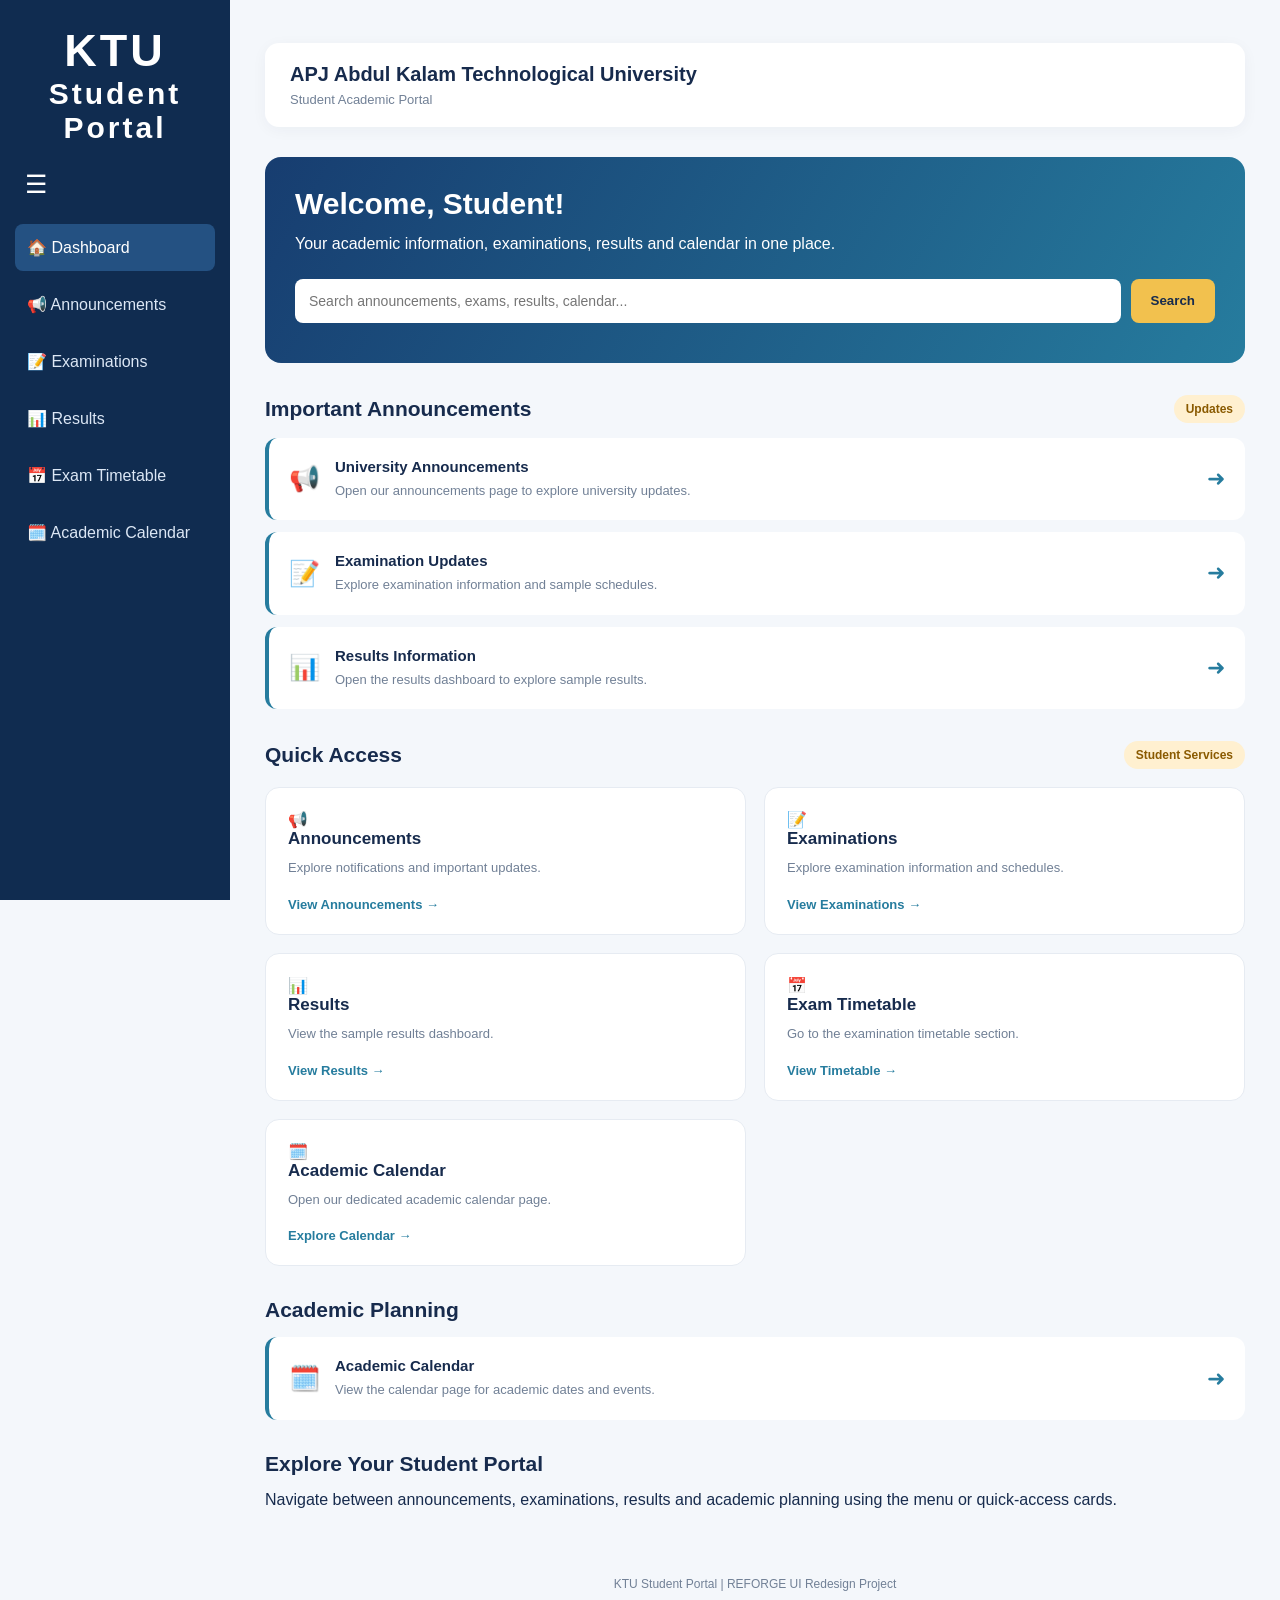
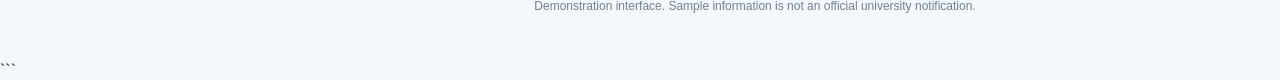
<file: index.html>
```html
<!DOCTYPE html>
<html lang="en">
<head>
    <meta charset="UTF-8">
    <meta name="viewport" content="width=device-width, initial-scale=1.0">
    <title>KTU Student Portal | REFORGE</title>
    <link rel="stylesheet" href="style.css">
</head>
<body>

    <aside class="sidebar" id="sidebar">
        <div class="logo">
            <h2>KTU</h2>
            <p>Student Portal</p>
        </div>

        <button class="menu-btn" onclick="toggleMenu()">☰</button>

        <nav>
            <a href="index.html" class="active">🏠 Dashboard</a>
            <a href="announcements.html">📢 Announcements</a>
            <a href="exam.html">📝 Examinations</a>
            <a href="results.html">📊 Results</a>
            <a href="exam.html#timetable">📅 Exam Timetable</a>
            <a href="calendar.html">🗓️ Academic Calendar</a>
        </nav>
    </aside>

    <button class="mobile-menu" onclick="toggleMenu()">☰ Menu</button>

    <main class="main-content">

        <header class="topbar">
            <div>
                <h2>APJ Abdul Kalam Technological University</h2>
                <p>Student Academic Portal</p>
            </div>
        </header>

        <section class="welcome">
            <h1>Welcome, Student!</h1>
            <p>Your academic information, examinations, results and calendar in one place.</p>

            <div class="search-box">
                <input
                    type="text"
                    id="searchInput"
                    placeholder="Search announcements, exams, results, calendar..."
                >
                <button type="button" onclick="searchSite()">Search</button>
            </div>

            <p id="searchMessage"></p>
        </section>

        <section class="section">
            <div class="section-heading">
                <h2>Important Announcements</h2>
                <span class="badge">Updates</span>
            </div>

            <div class="announcement-list">

                <a href="announcements.html" class="announcement">
                    <span class="announcement-icon">📢</span>
                    <div>
                        <h3>University Announcements</h3>
                        <p>Open our announcements page to explore university updates.</p>
                    </div>
                    <span class="arrow">➜</span>
                </a>

                <a href="exam.html" class="announcement">
                    <span class="announcement-icon">📝</span>
                    <div>
                        <h3>Examination Updates</h3>
                        <p>Explore examination information and sample schedules.</p>
                    </div>
                    <span class="arrow">➜</span>
                </a>

                <a href="results.html" class="announcement">
                    <span class="announcement-icon">📊</span>
                    <div>
                        <h3>Results Information</h3>
                        <p>Open the results dashboard to explore sample results.</p>
                    </div>
                    <span class="arrow">➜</span>
                </a>

            </div>
        </section>

        <section class="section">
            <div class="section-heading">
                <h2>Quick Access</h2>
                <span class="badge">Student Services</span>
            </div>

            <div class="quick-grid">

                <a href="announcements.html" class="quick-card">
                    <span class="quick-icon">📢</span>
                    <h3>Announcements</h3>
                    <p>Explore notifications and important updates.</p>
                    <span class="card-link">View Announcements →</span>
                </a>

                <a href="exam.html" class="quick-card">
                    <span class="quick-icon">📝</span>
                    <h3>Examinations</h3>
                    <p>Explore examination information and schedules.</p>
                    <span class="card-link">View Examinations →</span>
                </a>

                <a href="results.html" class="quick-card">
                    <span class="quick-icon">📊</span>
                    <h3>Results</h3>
                    <p>View the sample results dashboard.</p>
                    <span class="card-link">View Results →</span>
                </a>

                <a href="exam.html#timetable" class="quick-card">
                    <span class="quick-icon">📅</span>
                    <h3>Exam Timetable</h3>
                    <p>Go to the examination timetable section.</p>
                    <span class="card-link">View Timetable →</span>
                </a>

                <a href="calendar.html" class="quick-card">
                    <span class="quick-icon">🗓️</span>
                    <h3>Academic Calendar</h3>
                    <p>Open our dedicated academic calendar page.</p>
                    <span class="card-link">Explore Calendar →</span>
                </a>

            </div>
        </section>

        <section class="section">
            <div class="section-heading">
                <h2>Academic Planning</h2>
            </div>

            <a href="calendar.html" class="announcement">
                <span class="announcement-icon">🗓️</span>
                <div>
                    <h3>Academic Calendar</h3>
                    <p>View the calendar page for academic dates and events.</p>
                </div>
                <span class="arrow">➜</span>
            </a>
        </section>

        <section class="section">
            <div class="section-heading">
                <h2>Explore Your Student Portal</h2>
            </div>

            <p>
                Navigate between announcements, examinations, results and
                academic planning using the menu or quick-access cards.
            </p>
        </section>

        <footer>
            <p>KTU Student Portal | REFORGE UI Redesign Project</p>
            <p>Demonstration interface. Sample information is not an official university notification.</p>
        </footer>

    </main>

    <script src="script.js"></script>

</body>
</html>
```
</file>
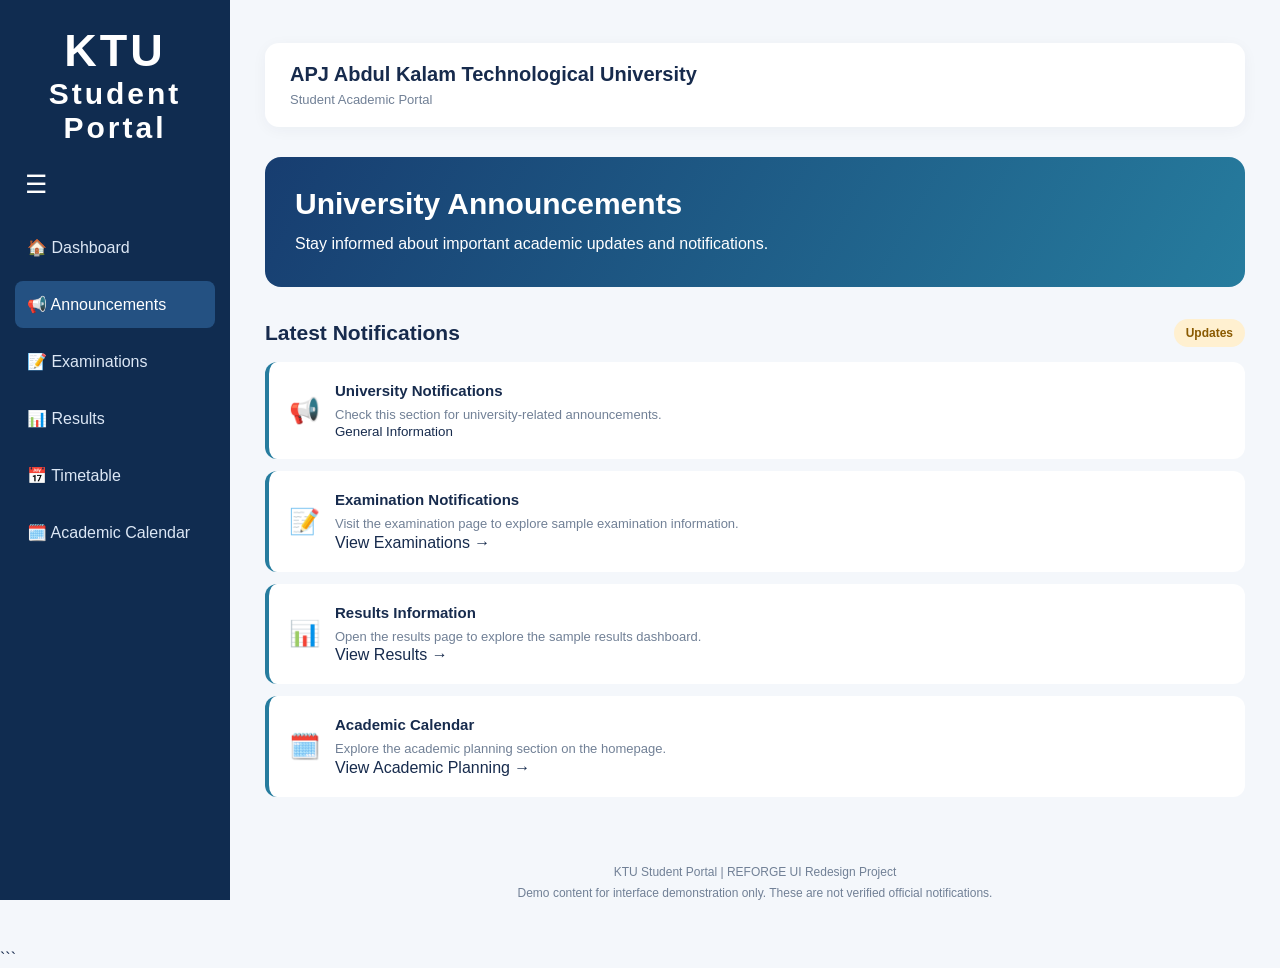
<file: announcements.html>
```html
<!DOCTYPE html>
<html lang="en">
<head>
    <meta charset="UTF-8">
    <meta name="viewport" content="width=device-width, initial-scale=1.0">
    <title>University Announcements | KTU Portal</title>
    <link rel="stylesheet" href="style.css">
</head>
<body>

    <aside class="sidebar" id="sidebar">
        <div class="logo">
            <h2>KTU</h2>
            <p>Student Portal</p>
        </div>

        <button class="menu-btn" onclick="toggleMenu()">☰</button>

        <nav>
            <a href="index.html">🏠 Dashboard</a>
            <a href="announcements.html" class="active">📢 Announcements</a>
            <a href="exam.html">📝 Examinations</a>
            <a href="results.html">📊 Results</a>
            <a href="index.html#timetable">📅 Timetable</a>
            <a href="index.html#calendar">🗓️ Academic Calendar</a>
        </nav>
    </aside>

    <button class="mobile-menu" onclick="toggleMenu()">☰ Menu</button>

    <main class="main-content">

        <header class="topbar">
            <div>
                <h2>APJ Abdul Kalam Technological University</h2>
                <p>Student Academic Portal</p>
            </div>
        </header>

        <section class="welcome">
            <h1>University Announcements</h1>
            <p>Stay informed about important academic updates and notifications.</p>
        </section>

        <section class="section">
            <div class="section-heading">
                <h2>Latest Notifications</h2>
                <span class="badge">Updates</span>
            </div>

            <div class="announcement-list">

                <div class="announcement">
                    <span class="announcement-icon">📢</span>
                    <div>
                        <h3>University Notifications</h3>
                        <p>Check this section for university-related announcements.</p>
                        <small>General Information</small>
                    </div>
                </div>

                <div class="announcement">
                    <span class="announcement-icon">📝</span>
                    <div>
                        <h3>Examination Notifications</h3>
                        <p>Visit the examination page to explore sample examination information.</p>
                        <a href="exam.html">View Examinations →</a>
                    </div>
                </div>

                <div class="announcement">
                    <span class="announcement-icon">📊</span>
                    <div>
                        <h3>Results Information</h3>
                        <p>Open the results page to explore the sample results dashboard.</p>
                        <a href="results.html">View Results →</a>
                    </div>
                </div>

                <div class="announcement">
                    <span class="announcement-icon">🗓️</span>
                    <div>
                        <h3>Academic Calendar</h3>
                        <p>Explore the academic planning section on the homepage.</p>
                        <a href="index.html#calendar">View Academic Planning →</a>
                    </div>
                </div>

            </div>
        </section>

        <footer>
            <p>KTU Student Portal | REFORGE UI Redesign Project</p>
            <p>Demo content for interface demonstration only. These are not verified official notifications.</p>
        </footer>

    </main>

    <script src="script.js"></script>
</body>
</html>
```
</file>
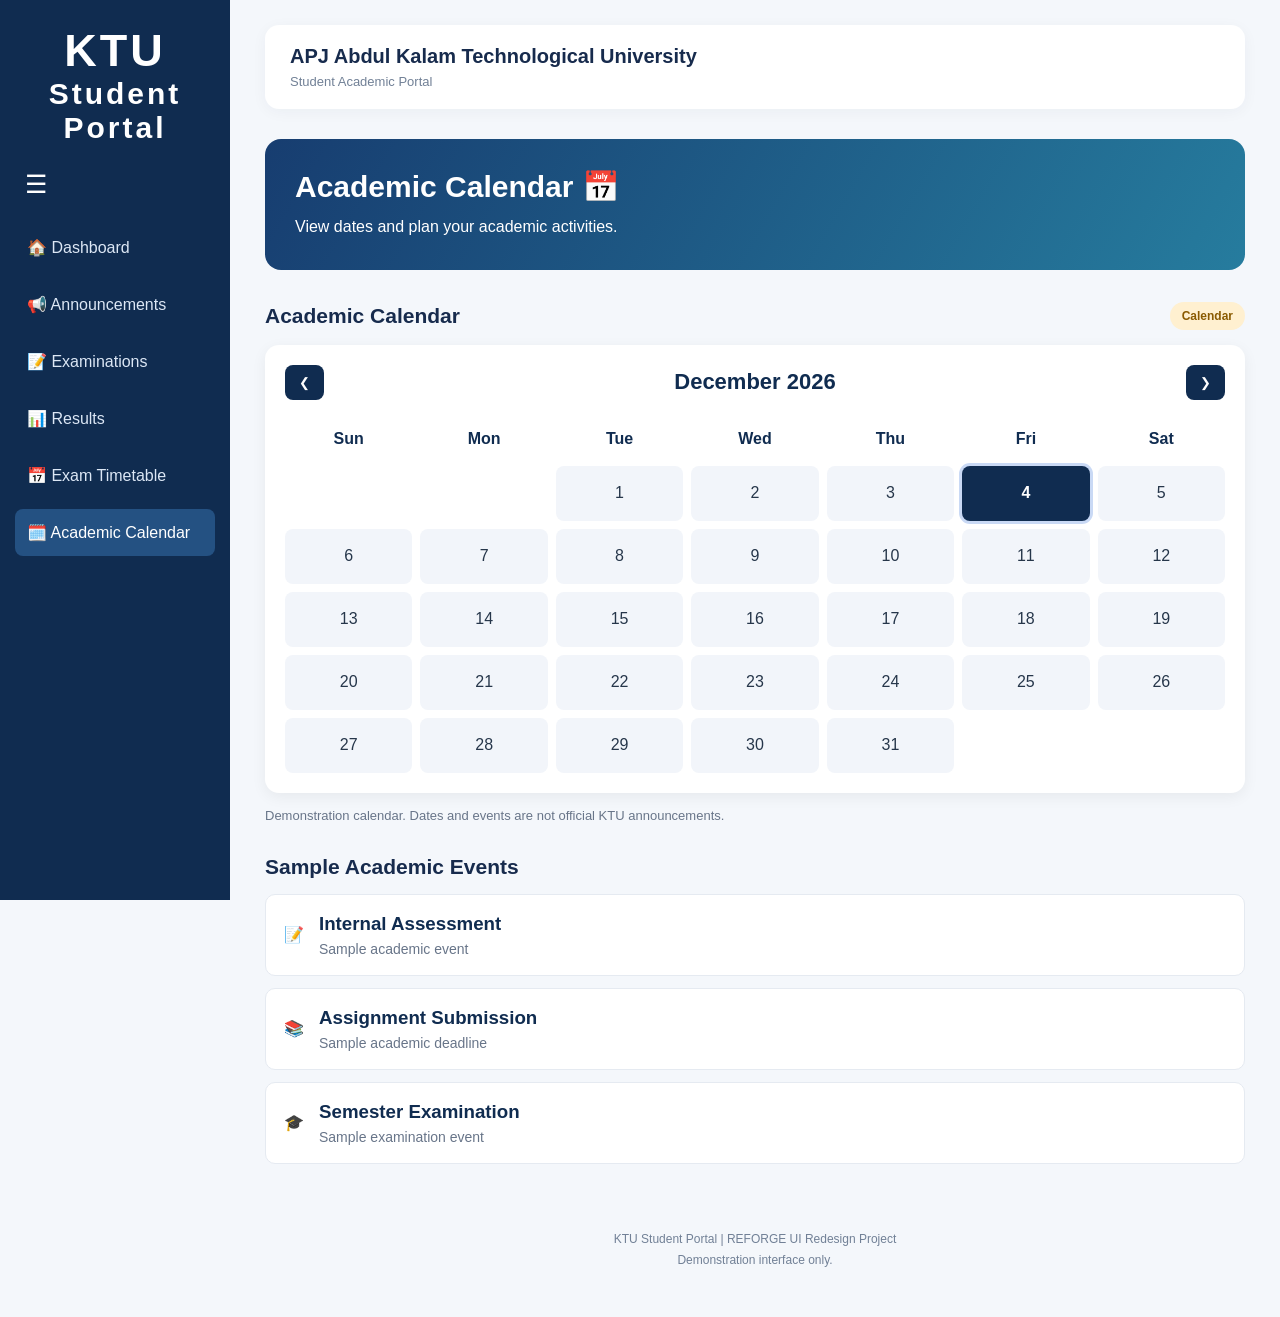
<file: calendar.html>
<!DOCTYPE html>
<html lang="en">
<head>
    <meta charset="UTF-8">
    <meta name="viewport" content="width=device-width, initial-scale=1.0">
    <title>Academic Calendar | KTU Student Portal</title>
    <link rel="stylesheet" href="style.css">
    <style>
        .calendar-container {
            background: white;
            padding: 20px;
            border-radius: 14px;
            box-shadow: 0 4px 15px rgba(0, 0, 0, 0.06);
        }

        .calendar-heading {
            display: flex;
            align-items: center;
            justify-content: space-between;
            margin-bottom: 20px;
        }

        .calendar-heading h2 {
            color: #102c50;
            font-size: 22px;
        }

        .calendar-heading button {
            background: #102c50;
            color: white;
            border: none;
            border-radius: 8px;
            padding: 10px 14px;
            cursor: pointer;
        }

        .calendar-grid {
            display: grid;
            grid-template-columns: repeat(7, minmax(0, 1fr));
            gap: 8px;
        }

        .calendar-day-name {
            text-align: center;
            font-weight: bold;
            color: #102c50;
            padding: 10px 0;
        }

        .calendar-day {
            min-height: 55px;
            display: flex;
            align-items: center;
            justify-content: center;
            border-radius: 8px;
            background: #f2f5fa;
            color: #26364a;
        }

        .calendar-day.empty {
            background: transparent;
        }

        .calendar-day.today {
            background: #102c50;
            color: white;
            font-weight: bold;
            box-shadow: 0 0 0 3px #c9d9f5;
        }

        .calendar-note {
            margin-top: 15px;
            color: #687589;
            font-size: 13px;
        }

        .calendar-events {
            display: grid;
            gap: 12px;
        }

        .event-card {
            display: flex;
            align-items: center;
            gap: 15px;
            background: white;
            padding: 18px;
            border-radius: 10px;
            border: 1px solid #e5eaf1;
        }

        .event-card h3 {
            margin: 0 0 6px;
            color: #102c50;
        }

        .event-card p {
            margin: 0;
            color: #687589;
            font-size: 14px;
        }

        @media (max-width: 600px) {
            .calendar-container {
                padding: 10px;
            }

            .calendar-grid {
                gap: 4px;
            }

            .calendar-day {
                min-height: 40px;
                font-size: 13px;
            }

            .calendar-heading h2 {
                font-size: 17px;
            }
        }
    </style>
</head>
<body>

    <aside class="sidebar" id="sidebar">
        <div class="logo">
            <h2>KTU</h2>
            <p>Student Portal</p>
        </div>

        <button class="menu-btn" onclick="toggleMenu()">☰</button>

        <nav>
            <a href="index.html">🏠 Dashboard</a>
            <a href="announcements.html">📢 Announcements</a>
            <a href="exam.html">📝 Examinations</a>
            <a href="results.html">📊 Results</a>
            <a href="exam.html#timetable">📅 Exam Timetable</a>
            <a href="calendar.html" class="active">🗓️ Academic Calendar</a>
        </nav>
    </aside>

    <button class="mobile-menu" onclick="toggleMenu()">☰ Menu</button>

    <main class="main-content">

        <header class="topbar">
            <div>
                <h2>APJ Abdul Kalam Technological University</h2>
                <p>Student Academic Portal</p>
            </div>
        </header>

        <section class="welcome">
            <h1>Academic Calendar 📅</h1>
            <p>View dates and plan your academic activities.</p>
        </section>

        <section class="section">
            <div class="section-heading">
                <h2>Academic Calendar</h2>
                <span class="badge">Calendar</span>
            </div>

            <div class="calendar-container">
                <div class="calendar-heading">
                    <button onclick="changeMonth(-1)">❮</button>
                    <h2 id="monthYear"></h2>
                    <button onclick="changeMonth(1)">❯</button>
                </div>

                <div class="calendar-grid" id="calendarGrid"></div>
            </div>

            <p class="calendar-note">
                Demonstration calendar. Dates and events are not official KTU announcements.
            </p>
        </section>

        <section class="section">
            <div class="section-heading">
                <h2>Sample Academic Events</h2>
            </div>

            <div class="calendar-events">
                <div class="event-card">
                    <span>📝</span>
                    <div>
                        <h3>Internal Assessment</h3>
                        <p>Sample academic event</p>
                    </div>
                </div>

                <div class="event-card">
                    <span>📚</span>
                    <div>
                        <h3>Assignment Submission</h3>
                        <p>Sample academic deadline</p>
                    </div>
                </div>

                <div class="event-card">
                    <span>🎓</span>
                    <div>
                        <h3>Semester Examination</h3>
                        <p>Sample examination event</p>
                    </div>
                </div>
            </div>
        </section>

        <footer>
            <p>KTU Student Portal | REFORGE UI Redesign Project</p>
            <p>Demonstration interface only.</p>
        </footer>

    </main>

    <script src="script.js"></script>

    <script>
        let currentDate = new Date();

        function renderCalendar() {
            const year = currentDate.getFullYear();
            const month = currentDate.getMonth();

            const monthNames = [
                "January", "February", "March", "April",
                "May", "June", "July", "August",
                "September", "October", "November", "December"
            ];

            document.getElementById("monthYear").textContent =
                monthNames[month] + " " + year;

            const grid = document.getElementById("calendarGrid");
            grid.innerHTML = "";

            const days = ["Sun", "Mon", "Tue", "Wed", "Thu", "Fri", "Sat"];

            days.forEach(function(day) {
                const heading = document.createElement("div");
                heading.className = "calendar-day-name";
                heading.textContent = day;
                grid.appendChild(heading);
            });

            const firstDay = new Date(year, month, 1).getDay();
            const totalDays = new Date(year, month + 1, 0).getDate();
            const today = new Date();

            for (let i = 0; i < firstDay; i++) {
                const emptyCell = document.createElement("div");
                emptyCell.className = "calendar-day empty";
                grid.appendChild(emptyCell);
            }

            for (let day = 1; day <= totalDays; day++) {
                const cell = document.createElement("div");
                cell.className = "calendar-day";
                cell.textContent = day;

                if (
                    day === today.getDate() &&
                    month === today.getMonth() &&
                    year === today.getFullYear()
                ) {
                    cell.classList.add("today");
                }

                grid.appendChild(cell);
            }
        }

        function changeMonth(direction) {
            currentDate.setDate(1);
            currentDate.setMonth(currentDate.getMonth() + direction);
            renderCalendar();
        }

        renderCalendar();
    </script>

</body>
</html>
</file>
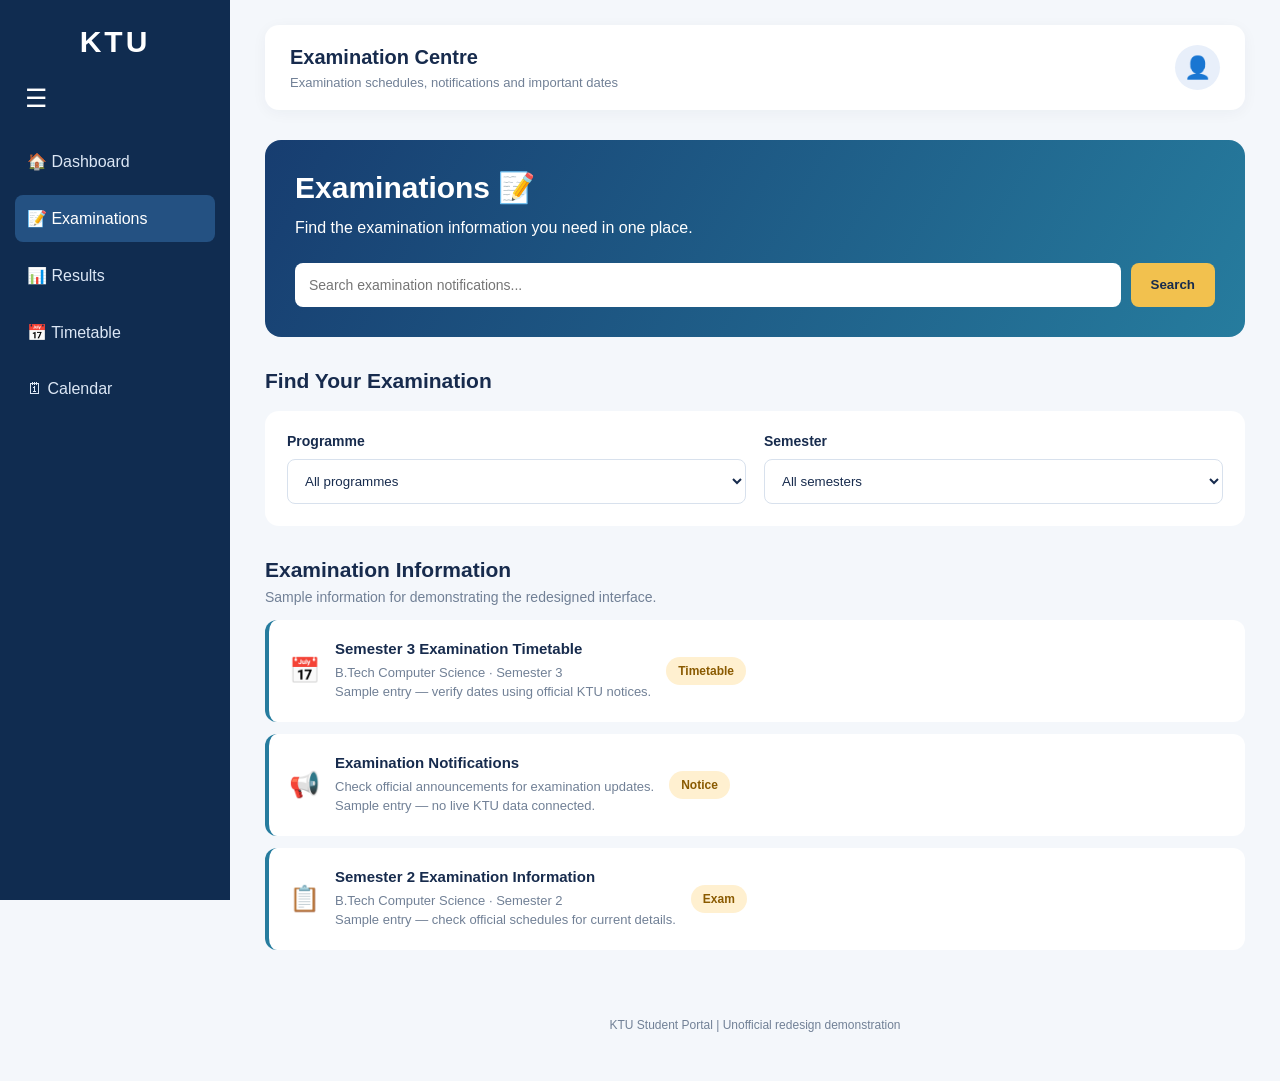
<file: exam.html>
<!DOCTYPE html>
<html lang="en">
<head>
    <meta charset="UTF-8">
    <meta name="viewport" content="width=device-width, initial-scale=1.0">
    <title>KTU | Examinations</title>
    <link rel="stylesheet" href="style.css">
</head>
<body>

    <aside class="sidebar" id="sidebar">
        <div class="logo">KTU</div>
        <button class="menu-btn" onclick="toggleMenu()">☰</button>
        <nav>
            <a href="index.html">🏠 Dashboard</a>
            <a href="exam.html" class="active">📝 Examinations</a>
            <a href="results.html">📊 Results</a>
            <a href="#timetable">📅 Timetable</a>
            <a href="index.html#calendar">🗓 Calendar</a>
        </nav>
    </aside>

    <main class="main-content">

        <header class="topbar">
            <button class="mobile-menu" onclick="toggleMenu()">☰</button>
            <div>
                <h2>Examination Centre</h2>
                <p>Examination schedules, notifications and important dates</p>
            </div>
            <div class="profile">👤</div>
        </header>

        <section class="welcome">
            <h1>Examinations 📝</h1>
            <p>Find the examination information you need in one place.</p>

            <div class="search-box">
                <input id="examSearch" type="text"
                    placeholder="Search examination notifications...">
                <button onclick="filterExams()">Search</button>
            </div>
        </section>

        <section class="section">
            <h2>Find Your Examination</h2>

            <div class="filter-panel">
                <label>
                    Programme
                    <select id="programme">
                        <option value="all">All programmes</option>
                        <option value="cse">B.Tech Computer Science</option>
                        <option value="ece">B.Tech Electronics</option>
                        <option value="eee">B.Tech Electrical</option>
                    </select>
                </label>

                <label>
                    Semester
                    <select id="semester">
                        <option value="all">All semesters</option>
                        <option value="1">Semester 1</option>
                        <option value="2">Semester 2</option>
                        <option value="3">Semester 3</option>
                        <option value="4">Semester 4</option>
                        <option value="5">Semester 5</option>
                        <option value="6">Semester 6</option>
                        <option value="7">Semester 7</option>
                        <option value="8">Semester 8</option>
                    </select>
                </label>
            </div>
        </section>

        <section class="section" id="timetable">
            <h2>Examination Information</h2>
            <p class="section-description">
                Sample information for demonstrating the redesigned interface.
            </p>

            <div class="announcement-list" id="examList">
                <div class="announcement exam-item" data-programme="cse" data-semester="3">
                    <span class="announcement-icon">📅</span>
                    <div>
                        <h3>Semester 3 Examination Timetable</h3>
                        <p>B.Tech Computer Science · Semester 3</p>
                        <p>Sample entry — verify dates using official KTU notices.</p>
                    </div>
                    <span class="badge">Timetable</span>
                </div>

                <div class="announcement exam-item" data-programme="all" data-semester="all">
                    <span class="announcement-icon">📢</span>
                    <div>
                        <h3>Examination Notifications</h3>
                        <p>Check official announcements for examination updates.</p>
                        <p>Sample entry — no live KTU data connected.</p>
                    </div>
                    <span class="badge">Notice</span>
                </div>

                <div class="announcement exam-item" data-programme="cse" data-semester="2">
                    <span class="announcement-icon">📋</span>
                    <div>
                        <h3>Semester 2 Examination Information</h3>
                        <p>B.Tech Computer Science · Semester 2</p>
                        <p>Sample entry — check official schedules for current details.</p>
                    </div>
                    <span class="badge">Exam</span>
                </div>
            </div>

            <p id="examMessage"></p>
        </section>

        <footer>
            <p>KTU Student Portal | Unofficial redesign demonstration</p>
        </footer>

    </main>

    <script src="script.js"></script>
</body>
</html>
</file>
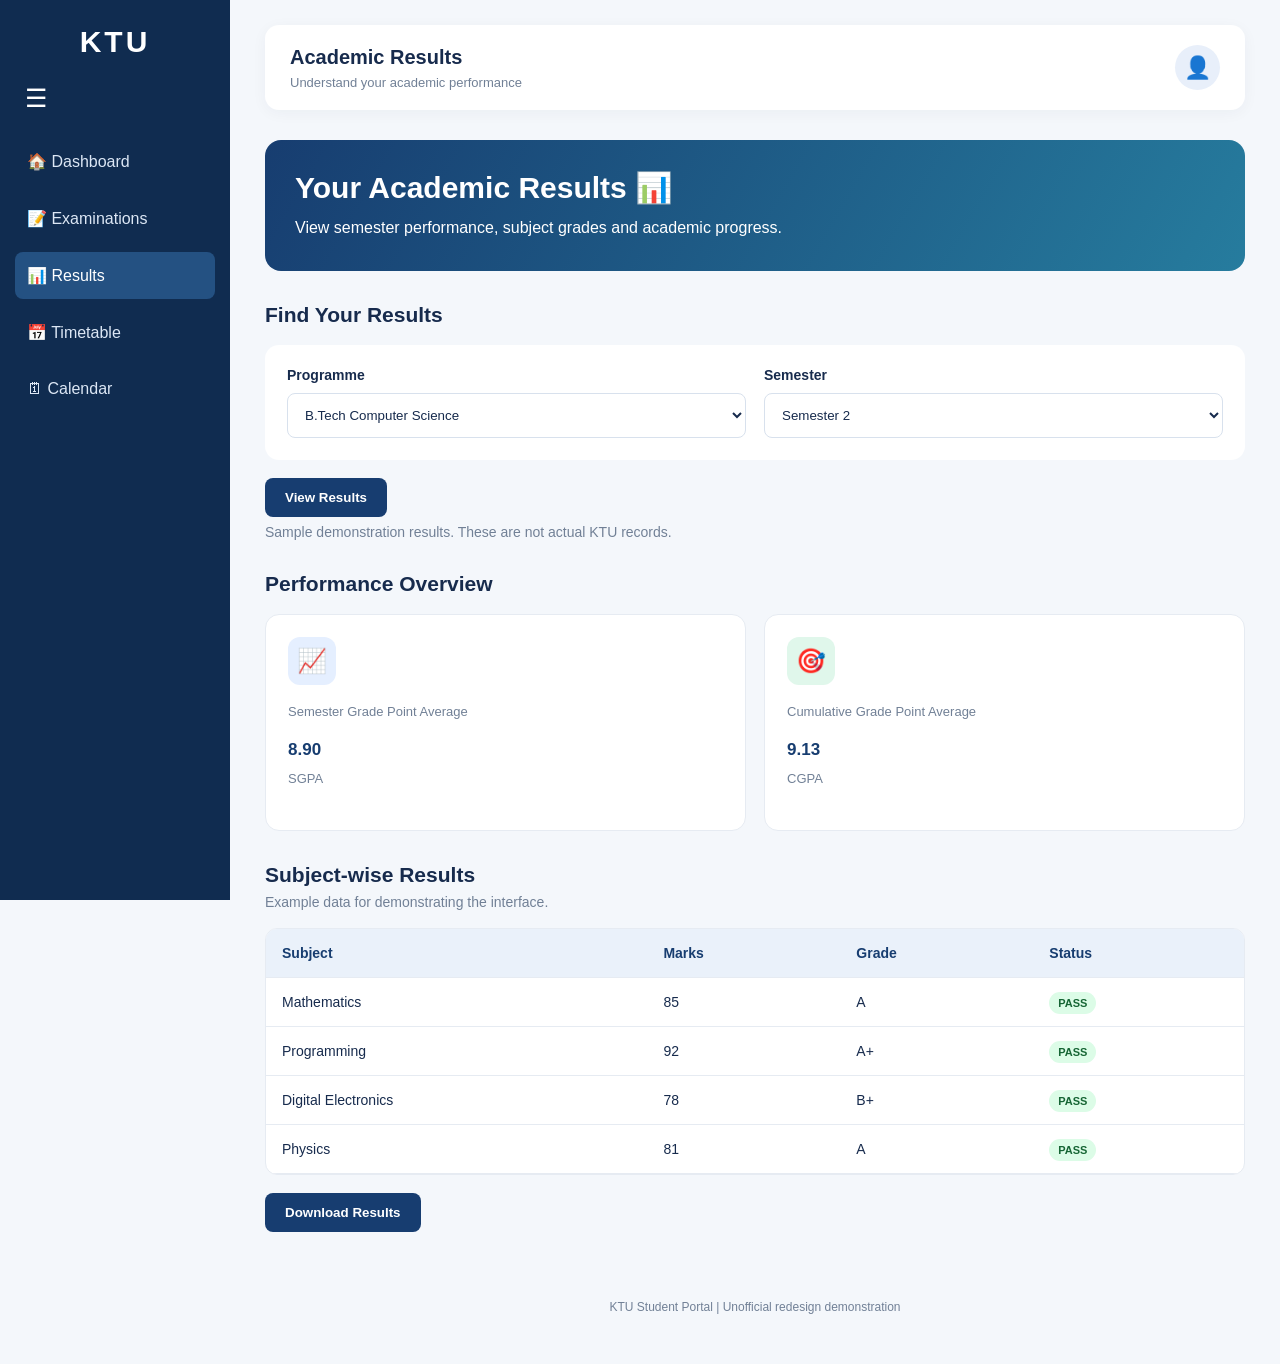
<file: results.html>
<!DOCTYPE html>
<html lang="en">
<head>
    <meta charset="UTF-8">
    <meta name="viewport" content="width=device-width, initial-scale=1.0">
    <title>KTU | Academic Results</title>
    <link rel="stylesheet" href="style.css">
</head>
<body>

    <aside class="sidebar" id="sidebar">
        <div class="logo">KTU</div>
        <button class="menu-btn" onclick="toggleMenu()">☰</button>

        <nav>
            <a href="index.html">🏠 Dashboard</a>
            <a href="exam.html">📝 Examinations</a>
            <a href="results.html" class="active">📊 Results</a>
            <a href="exam.html#timetable">📅 Timetable</a>
            <a href="index.html#calendar">🗓 Calendar</a>
        </nav>
    </aside>

    <main class="main-content">

        <header class="topbar">
            <button class="mobile-menu" onclick="toggleMenu()">☰</button>
            <div>
                <h2>Academic Results</h2>
                <p>Understand your academic performance</p>
            </div>
            <div class="profile">👤</div>
        </header>

        <section class="welcome">
            <h1>Your Academic Results 📊</h1>
            <p>View semester performance, subject grades and academic progress.</p>
        </section>

        <section class="section">
            <h2>Find Your Results</h2>

            <div class="filter-panel">
                <label>
                    Programme
                    <select id="resultProgramme">
                        <option value="cse">B.Tech Computer Science</option>
                        <option value="ece">B.Tech Electronics</option>
                        <option value="eee">B.Tech Electrical</option>
                    </select>
                </label>

                <label>
                    Semester
                    <select id="resultSemester">
                        <option value="1">Semester 1</option>
                        <option value="2" selected>Semester 2</option>
                        <option value="3">Semester 3</option>
                        <option value="4">Semester 4</option>
                        <option value="5">Semester 5</option>
                        <option value="6">Semester 6</option>
                        <option value="7">Semester 7</option>
                        <option value="8">Semester 8</option>
                    </select>
                </label>
            </div>

            <button class="result-button" onclick="showResults()">
                View Results
            </button>
            <p id="resultMessage" class="section-description">
                Sample demonstration results. These are not actual KTU records.
            </p>
        </section>

        <section class="section">
            <h2>Performance Overview</h2>

            <div class="quick-grid">
                <div class="quick-card">
                    <div class="card-icon blue">📈</div>
                    <p>Semester Grade Point Average</p>
                    <h3 class="score" id="sgpa">8.90</h3>
                    <p>SGPA</p>
                </div>

                <div class="quick-card">
                    <div class="card-icon green">🎯</div>
                    <p>Cumulative Grade Point Average</p>
                    <h3 class="score" id="cgpa">9.13</h3>
                    <p>CGPA</p>
                </div>
            </div>
        </section>

        <section class="section">
            <h2>Subject-wise Results</h2>
            <p class="section-description">
                Example data for demonstrating the interface.
            </p>

            <div class="table-container">
                <table>
                    <thead>
                        <tr>
                            <th>Subject</th>
                            <th>Marks</th>
                            <th>Grade</th>
                            <th>Status</th>
                        </tr>
                    </thead>
                    <tbody id="marksTable">
                        <tr>
                            <td>Mathematics</td>
                            <td>85</td>
                            <td>A</td>
                            <td><span class="pass">PASS</span></td>
                        </tr>
                        <tr>
                            <td>Programming</td>
                            <td>92</td>
                            <td>A+</td>
                            <td><span class="pass">PASS</span></td>
                        </tr>
                        <tr>
                            <td>Digital Electronics</td>
                            <td>78</td>
                            <td>B+</td>
                            <td><span class="pass">PASS</span></td>
                        </tr>
                        <tr>
                            <td>Physics</td>
                            <td>81</td>
                            <td>A</td>
                            <td><span class="pass">PASS</span></td>
                        </tr>
                    </tbody>
                </table>
            </div>

            <button class="result-button" onclick="downloadResults()">
                Download Results
            </button>
        </section>

        <footer>
            <p>KTU Student Portal | Unofficial redesign demonstration</p>
        </footer>

    </main>

    <script src="script.js"></script>
</body>
</html>
</file>
<file: style.css>
* {
    margin: 0;
    padding: 0;
    box-sizing: border-box;
}

body {
    font-family: Arial, sans-serif;
    background: #f4f7fb;
    color: #172b4d;
}

a {
    text-decoration: none;
    color: inherit;
}

.sidebar {
    width: 230px;
    height: 100vh;
    position: fixed;
    top: 0;
    left: 0;
    background: #102c50;
    color: white;
    padding: 25px 15px;
    z-index: 10;
}

.logo {
    font-size: 30px;
    font-weight: bold;
    text-align: center;
    margin-bottom: 25px;
    letter-spacing: 3px;
}

.menu-btn {
    background: none;
    color: white;
    border: none;
    font-size: 25px;
    cursor: pointer;
    margin: 0 0 25px 10px;
}

.sidebar nav {
    display: flex;
    flex-direction: column;
    gap: 10px;
}

.sidebar nav a {
    padding: 14px 12px;
    border-radius: 8px;
    color: #dce7f5;
    transition: 0.2s;
}

.sidebar nav a:hover,
.sidebar nav a.active {
    background: #245182;
    color: white;
}

.main-content {
    margin-left: 230px;
    padding: 25px 35px;
}

.topbar {
    display: flex;
    justify-content: space-between;
    align-items: center;
    gap: 15px;
    background: white;
    padding: 20px 25px;
    border-radius: 14px;
    box-shadow: 0 3px 15px #102c500b;
}

.topbar h2 {
    font-size: 20px;
}

.topbar p {
    color: #718096;
    margin-top: 6px;
    font-size: 13px;
}

.profile {
    background: #e8effa;
    border-radius: 50%;
    width: 45px;
    height: 45px;
    display: grid;
    place-items: center;
    font-size: 22px;
    flex-shrink: 0;
}

.welcome {
    margin-top: 30px;
    padding: 30px;
    background: linear-gradient(120deg, #173d70, #267c9e);
    color: white;
    border-radius: 16px;
}

.welcome h1 {
    font-size: 30px;
    margin-bottom: 10px;
}

.welcome p {
    line-height: 1.6;
}

.search-box {
    display: flex;
    gap: 10px;
    margin-top: 22px;
}

.search-box input {
    flex: 1;
    min-width: 0;
    padding: 14px;
    border: none;
    border-radius: 8px;
    outline: none;
    font-size: 14px;
}

.search-box button {
    padding: 12px 20px;
    background: #f2c14e;
    color: #172b4d;
    border: none;
    border-radius: 8px;
    font-weight: bold;
    cursor: pointer;
}

#searchMessage {
    margin-top: 10px;
    font-size: 14px;
}

.section {
    margin-top: 32px;
}

.section h2 {
    font-size: 21px;
}

.section-heading {
    display: flex;
    align-items: center;
    justify-content: space-between;
    margin-bottom: 15px;
}

.badge {
    background: #fff0d0;
    color: #8a5a00;
    padding: 7px 12px;
    border-radius: 20px;
    font-size: 12px;
    font-weight: bold;
}

.announcement-list {
    display: grid;
    gap: 12px;
    margin-top: 15px;
}

.announcement {
    display: flex;
    align-items: center;
    gap: 15px;
    background: white;
    padding: 20px;
    border-radius: 12px;
    border-left: 4px solid #267c9e;
}

.announcement-icon {
    font-size: 25px;
}

.announcement h3 {
    font-size: 15px;
    margin-bottom: 6px;
}

.announcement p {
    color: #718096;
    font-size: 13px;
    line-height: 1.5;
}

.arrow {
    margin-left: auto;
    color: #267c9e;
    font-size: 22px;
}

.section-description {
    color: #718096;
    margin-top: 7px;
    font-size: 14px;
}

.quick-grid {
    display: grid;
    grid-template-columns: repeat(2, minmax(0, 1fr));
    gap: 18px;
    margin-top: 18px;
}

.quick-card {
    background: white;
    border: 1px solid #e6ebf2;
    border-radius: 14px;
    padding: 22px;
    transition: transform 0.2s, box-shadow 0.2s;
}

.quick-card:hover {
    transform: translateY(-4px);
    box-shadow: 0 8px 25px #102c5012;
}

.card-icon {
    width: 48px;
    height: 48px;
    display: grid;
    place-items: center;
    border-radius: 12px;
    font-size: 24px;
    margin-bottom: 17px;
}

.blue {
    background: #e5efff;
}

.green {
    background: #e0f7eb;
}

.orange {
    background: #fff0df;
}

.purple {
    background: #f0e8ff;
}

.quick-card h3 {
    margin-bottom: 9px;
    font-size: 17px;
}

.quick-card p {
    color: #718096;
    font-size: 13px;
    line-height: 1.6;
    margin-bottom: 18px;
}

.card-link {
    color: #267c9e;
    font-size: 13px;
    font-weight: bold;
}

footer {
    text-align: center;
    margin-top: 45px;
    padding: 20px;
    color: #718096;
    font-size: 12px;
    line-height: 1.8;
}

.mobile-menu {
    display: none;
}

@media (max-width: 800px) {
    .sidebar {
        transform: translateX(-100%);
        transition: transform 0.25s;
    }

    .sidebar.open {
        transform: translateX(0);
    }

    .main-content {
        margin-left: 0;
        padding: 15px;
    }

    .mobile-menu {
        display: block;
        background: none;
        border: none;
        font-size: 25px;
        cursor: pointer;
    }

    .topbar {
        padding: 15px;
    }

    .topbar h2 {
        font-size: 15px;
    }

    .welcome {
        padding: 22px;
    }

    .welcome h1 {
        font-size: 24px;
    }

    .quick-grid {
        grid-template-columns: 1fr;
    }
}

@media (min-width: 801px) {
    .sidebar {
        transform: none !important;
    }
}

.filter-panel {
    display: grid;
    grid-template-columns: repeat(2, minmax(0, 1fr));
    gap: 18px;
    margin-top: 18px;
    padding: 22px;
    background: white;
    border-radius: 14px;
}

.filter-panel label {
    display: flex;
    flex-direction: column;
    gap: 10px;
    font-size: 14px;
    font-weight: bold;
}

.filter-panel select {
    width: 100%;
    padding: 13px;
    border: 1px solid #d8e1ed;
    border-radius: 8px;
    background: white;
    color: #172b4d;
}

@media (max-width: 600px) {
    .filter-panel {
        grid-template-columns: 1fr;
    }

    .announcement {
        flex-wrap: wrap;
    }
}

.result-button {
    margin-top: 18px;
    padding: 12px 20px;
    background: #173d70;
    color: white;
    border: none;
    border-radius: 8px;
    cursor: pointer;
    font-weight: bold;
}

.result-button:hover {
    background: #267c9e;
}

.score {
    font-size: 32px;
    color: #173d70;
    margin: 12px 0;
}

.table-container {
    margin-top: 18px;
    overflow-x: auto;
    background: white;
    border-radius: 12px;
    border: 1px solid #e6ebf2;
}

table {
    width: 100%;
    border-collapse: collapse;
    text-align: left;
    min-width: 450px;
}

th, td {
    padding: 16px;
    border-bottom: 1px solid #e6ebf2;
    font-size: 14px;
}

th {
    background: #eaf1fa;
    color: #173d70;
}

tbody tr:hover {
    background: #f7faff;
}

.pass {
    background: #dcfce7;
    color: #166534;
    padding: 5px 9px;
    border-radius: 15px;
    font-size: 11px;
    font-weight: bold;
}
</file>
